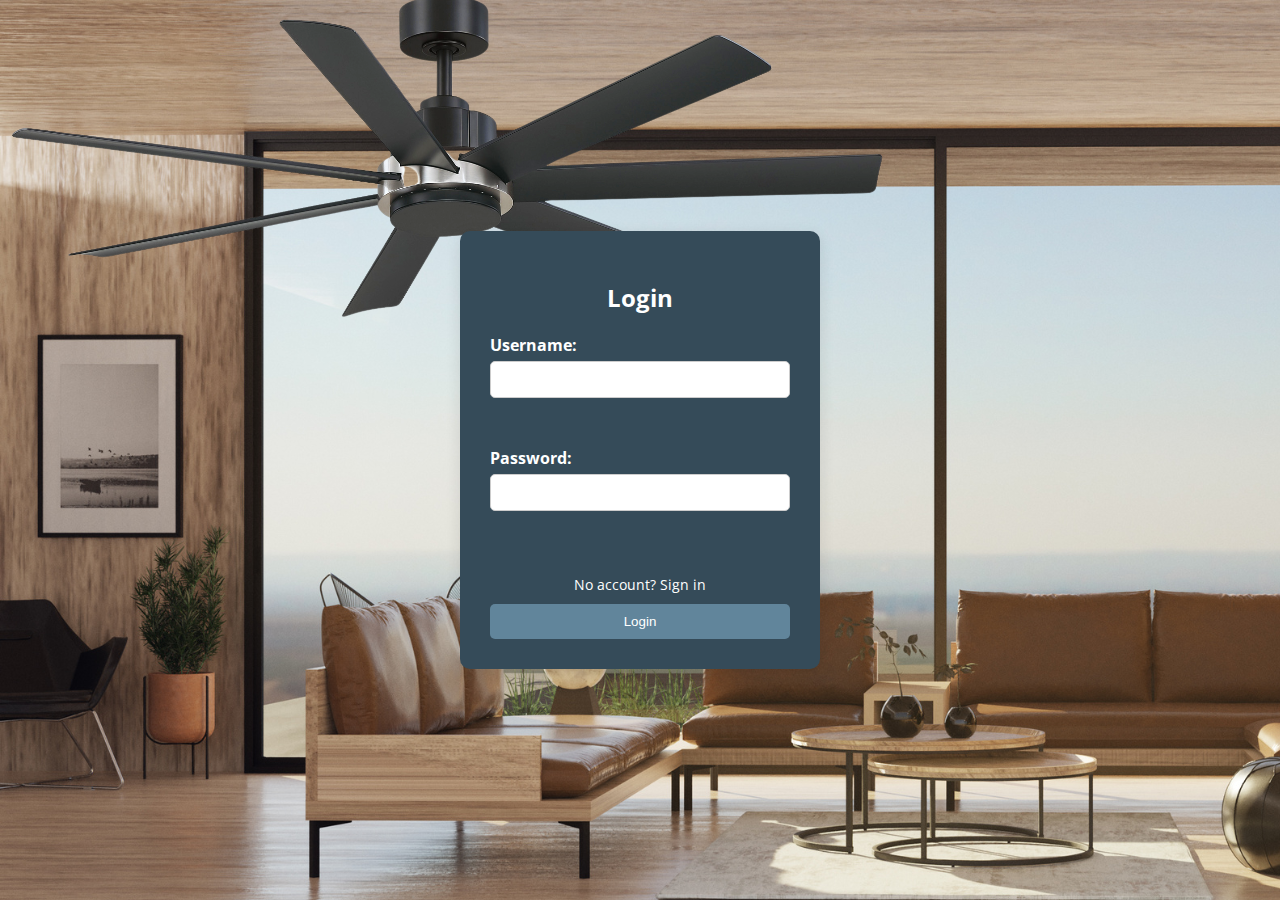
<file: login/login.html>
<!DOCTYPE html>
<html lang="en">
<head>
    <meta charset="UTF-8">
    <meta name="viewport" content="width=device-width, initial-scale=1.0">
    <title>Login</title>
    <link rel="stylesheet" href="login.css">
    <link href="https://fonts.googleapis.com/css2?family=Open+Sans:wght@400;700&family=Raleway:wght@400;700&display=swap" rel="stylesheet">
</head>
<body>

<form action="login_process.php" method="POST">
    <h2>Login</h2> <!-- Moved inside the form -->
    <label for="username">Username:</label>
    <input type="text" id="username" name="username" required><br><br>

    <label for="password">Password:</label>
    <input type="password" id="password" name="password" required><br><br>

    <a href="#" class="sign-in-link">No account? Sign in</a>

    <button type="submit">Login</button>
</form>

</body>
</html>
</file>
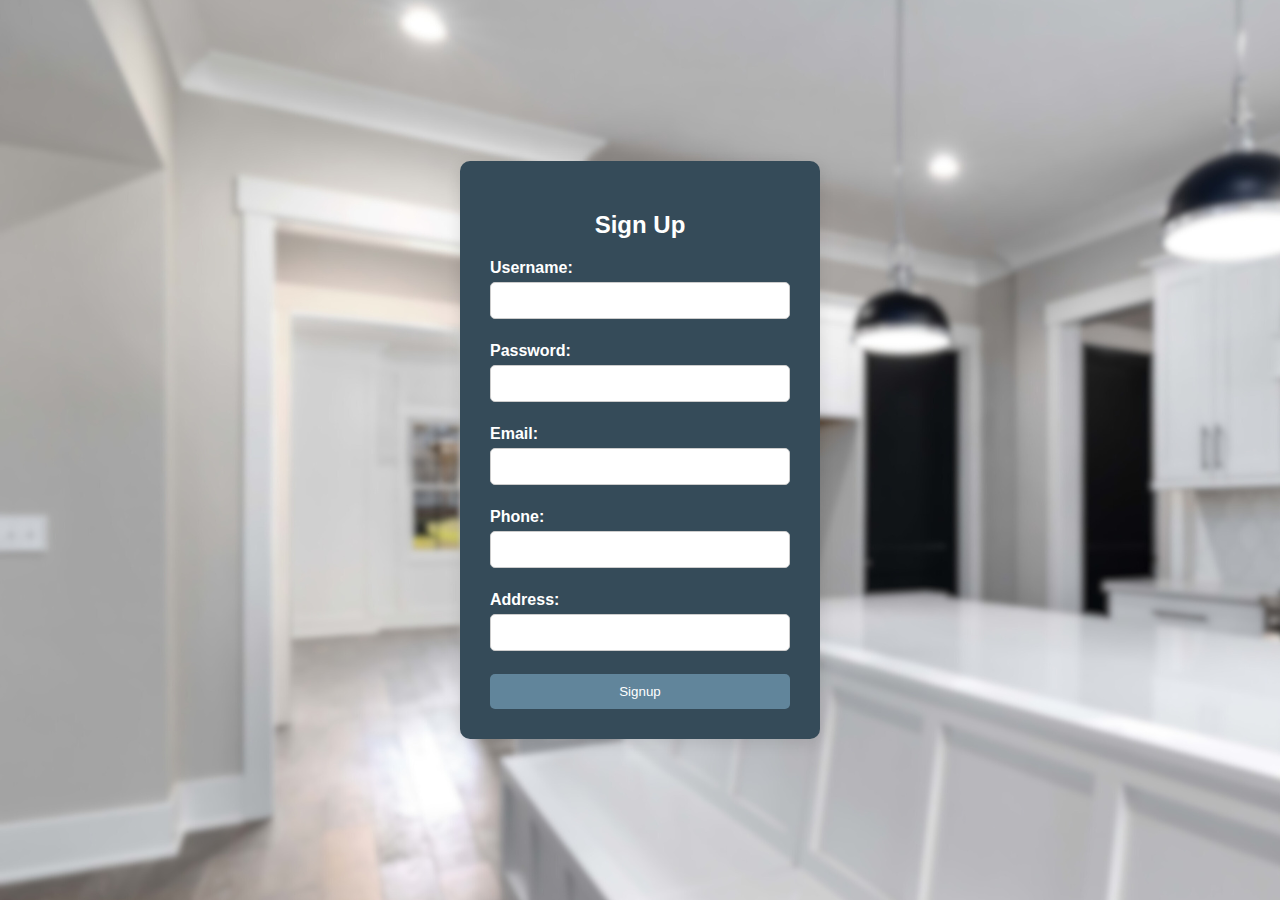
<file: signin/signup.html>
<!DOCTYPE html>
<html lang="en">
<head>
    <meta charset="UTF-8">
    <meta name="viewport" content="width=device-width, initial-scale=1.0">
    <title>Signup</title>
    <link rel="stylesheet" href="signup.css"> <!-- Link to the CSS file -->
</head>
<body>

<form action="signup_process.php" method="POST">
    <h2>Sign Up</h2> <!-- Heading inside the form -->
    <label for="username">Username:</label>
    <input type="text" id="username" name="username" required><br>

    <label for="password">Password:</label>
    <input type="password" id="password" name="password" required><br>

    <label for="email">Email:</label>
    <input type="email" id="email" name="email" required><br>

    <label for="phone">Phone:</label>
    <input type="text" id="phone" name="phone" required><br>

    <label for="address">Address:</label>
    <input type="text" id="address" name="address" required><br>

    <button type="submit">Signup</button>
</form>

</body>
</html>
</file>
<file: login/login.css>
/* Set the page background to white and center form */
body {
    font-family: 'Open Sans', sans-serif;
    background-color: #fff; /* White background */
    display: flex;
    justify-content: center; /* Center form horizontally */
    align-items: center; /* Center form vertically */
    height: 100vh; /* Full viewport height */
    margin: 0;
    background-image: url(background.png);
}

/* Move the heading inside the form and style it */
form h2 {
    color: #fff; /* White text color for better contrast */
    text-align: center;
    margin-bottom: 20px; /* Space between heading and form elements */
}

/* Style for the form */
form {
    background-color: #354B59; /* Dark blue-gray form background */
    padding: 30px;
    border-radius: 10px;
    box-shadow: 0 4px 15px rgba(0, 0, 0, 0.1); /* Light shadow */
    width: 300px;
    text-align: left;
}

/* Style for form labels */
label {
    color: #fff; /* White text for labels */
    font-weight: bold;
    margin-bottom: 5px; /* Reduced space between label and input */
    display: block; /* Block display to stack the labels above the inputs */
    text-align: left; /* Align labels to the left */
}

/* Style for input fields */
input[type="text"], input[type="password"] {
    padding: 10px;
    margin-bottom: 5px; /* Further reduce space between the input fields */
    border: 1px solid #ccc;
    border-radius: 5px;
    width: 100%; /* Full width of the form */
    box-sizing: border-box; /* Include padding and border in the width calculation */
    display: block; /* Make inputs block elements */
}

/* Style for the submit button */
button {
    padding: 10px 20px;
    background-color: #61859b;
    color: white;
    border: none;
    border-radius: 5px;
    cursor: pointer;
    width: 100%; /* Full-width button */
}

/* Change button background color on hover */
button:hover {
    background-color: #35506d;
}

/* Style for the sign-in link */
.sign-in-link {
    display: block; /* Make it a block element */
    margin-top: 15px; /* Space above the link */
    text-align: center; /* Center text */
    color: #ffffff; /* White text color */
    text-decoration: none; /* Remove underline */
    font-size: 14px; /* Font size */
    margin-bottom: 10px;
}

/* Change link color on hover */
.sign-in-link:hover {
    text-decoration: underline; /* Underline on hover */
}
</file>
<file: signin/signup.css>
/* Set the page background to white and center form */
body {
    font-family: Arial, sans-serif;
    background-color: #fff; /* White background */
    display: flex;
    justify-content: center; /* Center form horizontally */
    align-items: center; /* Center form vertically */
    height: 100vh; /* Full viewport height */
    margin: 0;
    background-image: url(background2.png);
}

/* Move the heading inside the form and style it */
form h2 {
    color: #fff; /* White text color for better contrast */
    text-align: center;
    margin-bottom: 20px; /* Space between heading and form elements */
}

/* Style for the form */
form {
    background-color: #354B59; /* Dark blue-gray form background */
    padding: 30px;
    border-radius: 10px;
    box-shadow: 0 4px 15px rgba(0, 0, 0, 0.1); /* Light shadow */
    width: 300px;
    text-align: left;
}

/* Style for form labels */
label {
    color: #fff; /* White text for labels */
    font-weight: bold;
    margin-bottom: 5px; /* Reduced space between label and input */
    display: block; /* Block display to stack the labels above the inputs */
    text-align: left; /* Align labels to the left */
}

/* Style for input fields */
input[type="text"], input[type="password"], input[type="email"] {
    padding: 10px;
    margin-bottom: 5px; /* Space between input fields */
    border: 1px solid #ccc;
    border-radius: 5px;
    width: 100%; /* Full width of the form */
    box-sizing: border-box; /* Include padding and border in the width calculation */
    display: block; /* Make inputs block elements */
}

/* Style for the submit button */
button {
    padding: 10px 20px;
    background-color: #61859b;
    color: white;
    border: none;
    border-radius: 5px;
    cursor: pointer;
    width: 100%; /* Full-width button */
}

/* Change button background color on hover */
button:hover {
    background-color: #35506d;
}
</file>
